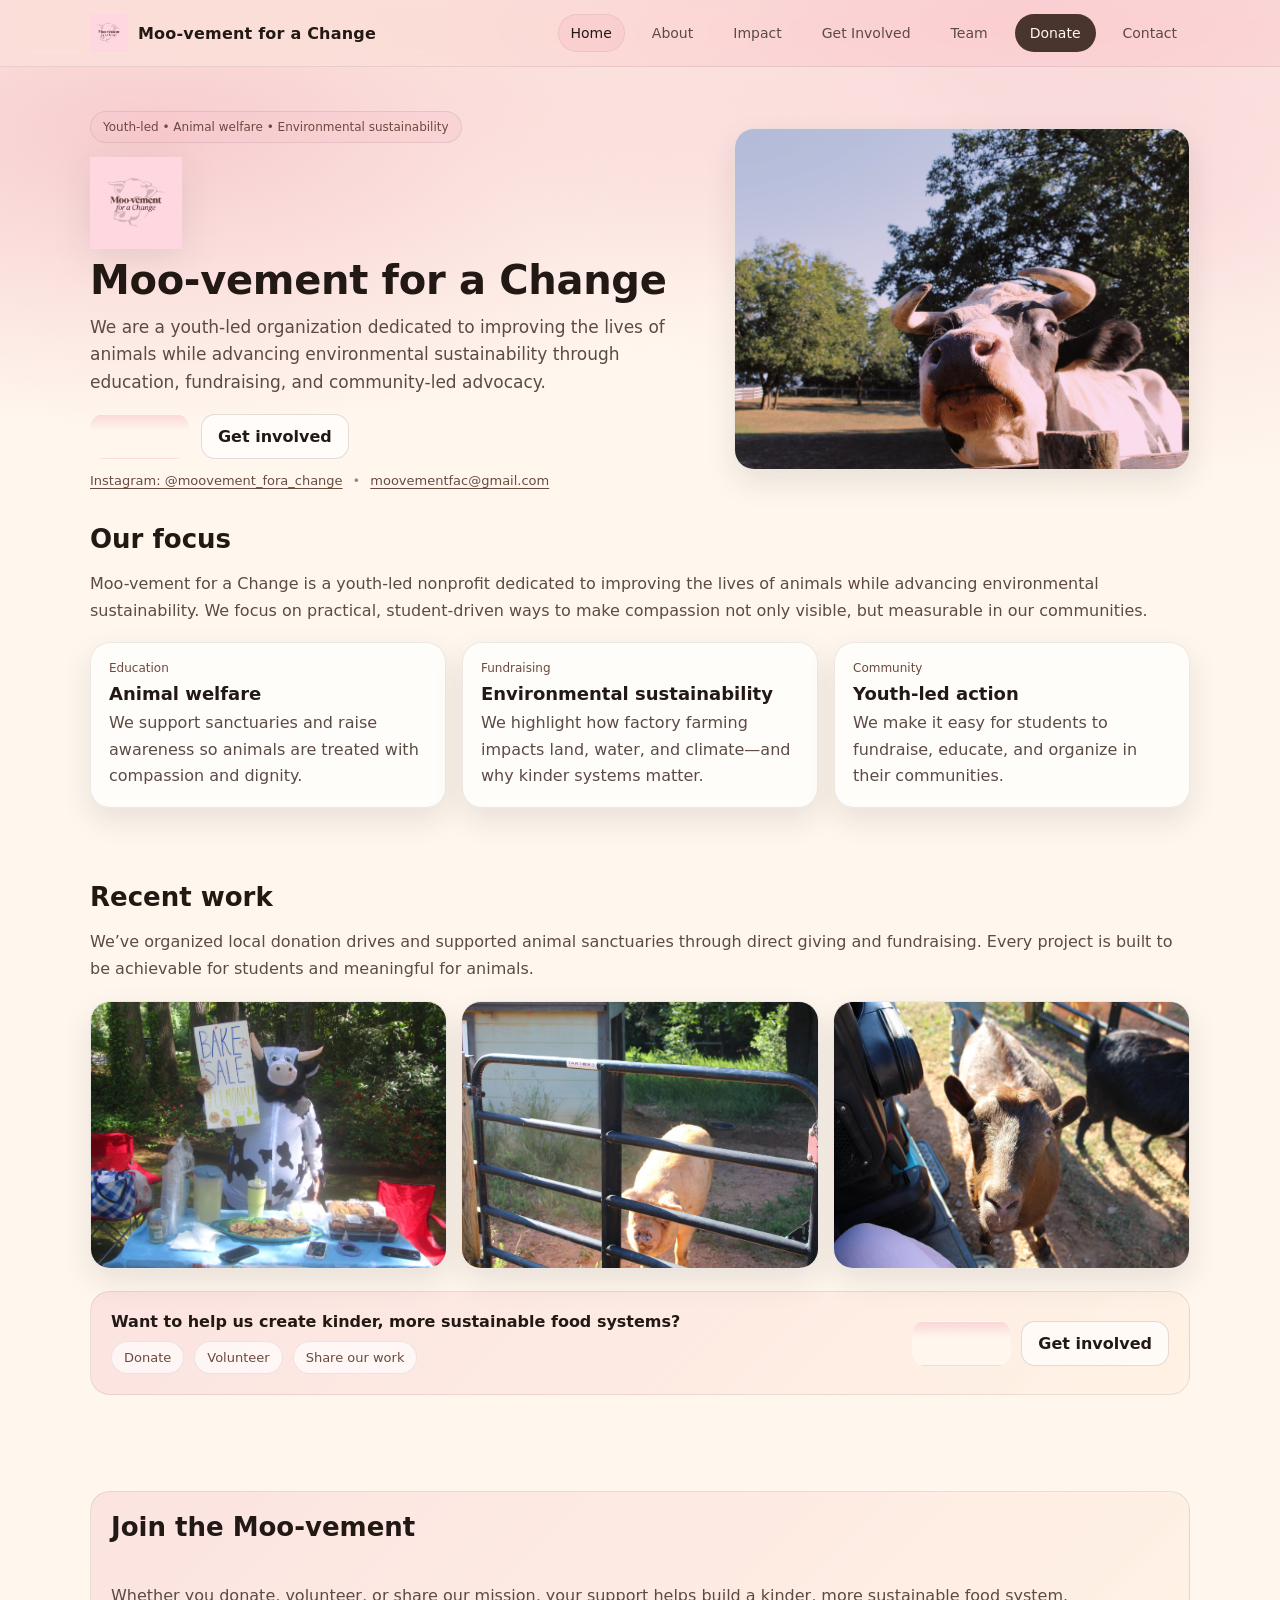
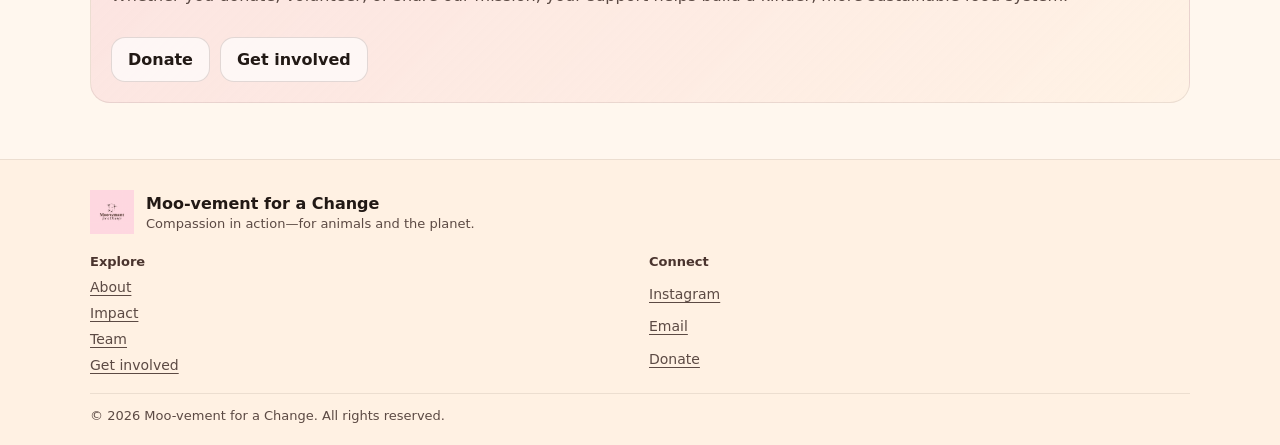
<file: index.html>
<!DOCTYPE html>

<html lang="en">
<head>
<meta charset="utf-8"/>
<meta content="width=device-width, initial-scale=1" name="viewport"/>
<title>Home | Moo-vement for a Change</title>
<meta content="Youth-led nonprofit advancing animal welfare and environmental sustainability." name="description"/>
<link href="assets/Moo-vement_for_a_Change_4.PNG" rel="icon"/>
<link href="styles.css" rel="stylesheet"/>
</head>
<body>
<a class="skip-link" href="#main">Skip to content</a>
<header class="site-header" id="top">
<div class="container header-inner">
<a aria-label="Moo-vement for a Change home" class="brand" href="index.html">
<img alt="Moo-vement for a Change logo" class="brand-mark" src="assets/Moo-vement_for_a_Change_4.PNG"/>
<span class="brand-name">Moo-vement for a Change</span>
</a>
<button aria-controls="site-nav" aria-expanded="false" aria-label="Open menu" class="nav-toggle">
<span></span><span></span><span></span>
</button>
<nav aria-label="Primary navigation" class="site-nav" id="site-nav">
<a class="nav-link active" href="index.html">Home</a>
<a class="nav-link" href="about.html">About</a>
<a class="nav-link" href="impact.html">Impact</a>
<a class="nav-link" href="get-involved.html">Get Involved</a>
<a class="nav-link" href="team.html">Team</a>
<a class="nav-link donate" href="donate.html">Donate</a>
<a class="nav-link" href="contact.html">Contact</a>
</nav>
</div>
</header>
<main id="main">
<section class="hero">
<div class="container hero-grid">
<div class="hero-copy">
<p class="eyebrow">Youth-led • Animal welfare • Environmental sustainability</p>
<img alt="Moo-vement for a Change logo" class="hero-logo" loading="lazy" src="assets/Moo-vement_for_a_Change_4.PNG"/><h1>Moo-vement for a Change</h1>
<p class="lead">We are a youth-led organization dedicated to improving the lives of animals while advancing environmental sustainability through education, fundraising, and community-led advocacy.</p>
<div class="hero-actions">
<a class="btn primary" href="donate.html">Donate</a>
<a class="btn" href="get-involved.html">Get involved</a>
</div>
<div class="hero-meta">
<a class="inline-link" href="https://instagram.com/moovement_fora_change" rel="noopener" target="_blank">Instagram: @moovement_fora_change</a>
<span class="dot">•</span>
<a class="inline-link" href="mailto:moovementfac@gmail.com">moovementfac@gmail.com</a>
</div>
</div>
<div class="hero-media">
<img alt="Cow at a sanctuary" loading="lazy" src="assets/IMG_6484_VSCO.JPG"/>
</div>
</div>
</section>
<section class="section">
<div class="container">
<h2>Our focus</h2>
<p>Moo-vement for a Change is a youth-led nonprofit dedicated to improving the lives of animals while advancing environmental sustainability. We focus on practical, student-driven ways to make compassion not only visible, but measurable in our communities.</p>
<div class="cards">
<div class="card">
<div class="kicker">Education</div>
<h3>Animal welfare</h3>
<p>We support sanctuaries and raise awareness so animals are treated with compassion and dignity.</p>
</div>
<div class="card">
<div class="kicker">Fundraising</div>
<h3>Environmental sustainability</h3>
<p>We highlight how factory farming impacts land, water, and climate—and why kinder systems matter.</p>
</div>
<div class="card">
<div class="kicker">Community</div>
<h3>Youth-led action</h3>
<p>We make it easy for students to fundraise, educate, and organize in their communities.</p>
</div>
</div>
</div>
</section>
<section class="section">
<div class="container">
<h2>Recent work</h2>
<p>We’ve organized local donation drives and supported animal sanctuaries through direct giving and fundraising. Every project is built to be achievable for students and meaningful for animals.</p>
<div class="gallery">
<div class="photo"><img alt="Bake sale fundraiser" loading="lazy" src="assets/IMG_2200.JPG"/></div>
<div class="photo"><img alt="Moo-vement photo" loading="lazy" src="assets/IMG_6450.JPG"/></div>
<div class="photo"><img alt="Moo-vement photo" loading="lazy" src="assets/IMG_6455.JPG"/></div>
</div>
<div class="cta">
<div>
<strong>Want to help us create kinder, more sustainable food systems?</strong>
<div class="mini-impact">
<span class="pill">Donate</span>
<span class="pill">Volunteer</span>
<span class="pill">Share our work</span>
</div>
</div>
<div class="cta-actions">
<a class="btn primary" href="donate.html">Donate</a>
<a class="btn" href="get-involved.html">Get involved</a>
</div>
</div>
</div>
</section>
<section class="section"><div class="container cta"><h2>Join the Moo-vement</h2><p>Whether you donate, volunteer, or share our mission, your support helps build a kinder, more sustainable food system.</p><div class="cta-actions"><a class="btn btn-primary" href="donate.html">Donate</a><a class="btn btn-ghost" href="get-involved.html">Get involved</a></div></div></section></main>
<footer class="site-footer">
<div class="container footer-grid">
<div>
<div class="footer-brand">
<img alt="Moo-vement for a Change logo" loading="lazy" src="assets/Moo-vement_for_a_Change_3.PNG"/>
<div>
<div class="footer-title">Moo-vement for a Change</div>
<div class="footer-sub">Compassion in action—for animals and the planet.</div>
</div>
</div>
</div>
<div class="footer-links">
<div class="footer-col">
<div class="footer-heading">Explore</div>
<a href="about.html">About</a>
<a href="impact.html">Impact</a>
<a href="team.html">Team</a>
<a href="get-involved.html">Get involved</a>
</div>
<div class="footer-col">
<div class="footer-heading">Connect</div>
<a href="https://instagram.com/moovement_fora_change" rel="noopener" target="_blank">Instagram</a>
<a href="mailto:moovementfac@gmail.com">Email</a>
<a href="donate.html">Donate</a>
</div>
</div>
<div class="footer-bottom">
<span>© <span id="year"></span> Moo-vement for a Change. All rights reserved.</span>
</div>
</div>
</footer>
<script src="script.js"></script>
</body>
</html>
</file>
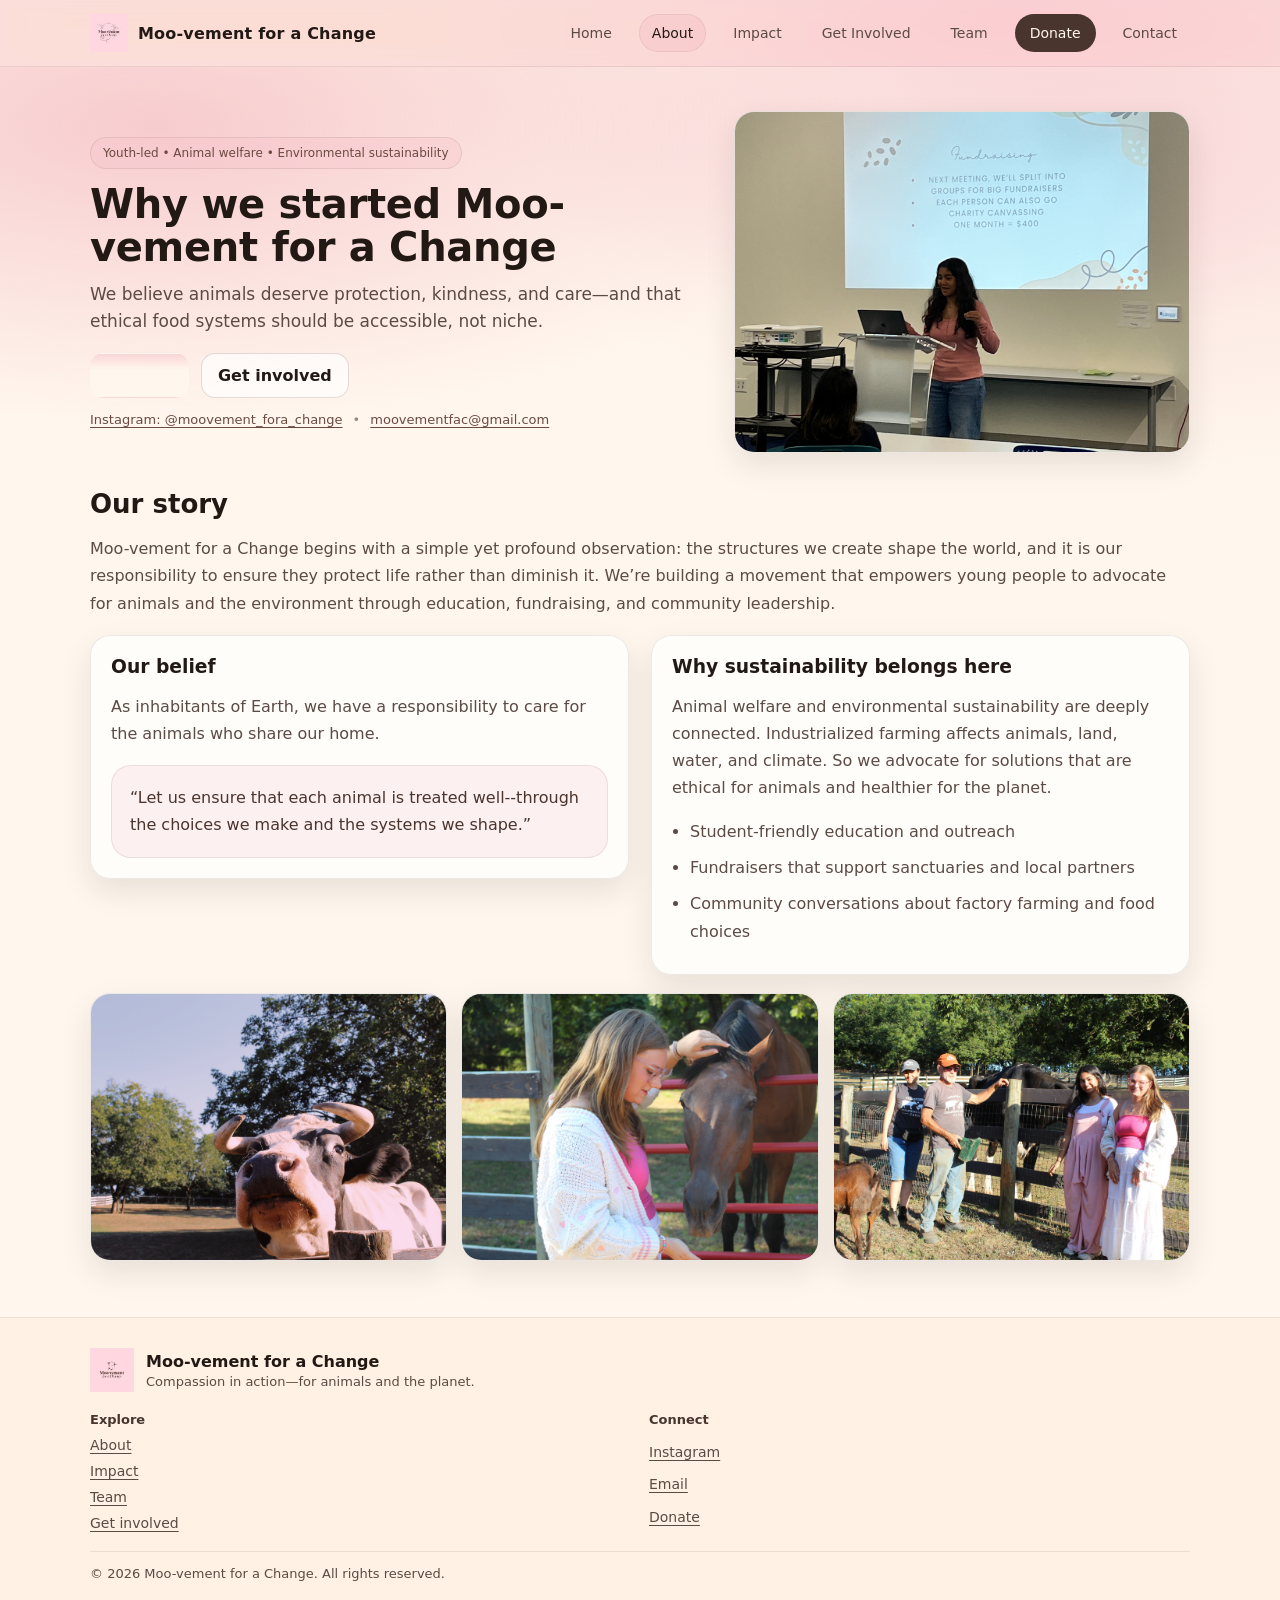
<file: about.html>
<!DOCTYPE html>

<html lang="en">
<head>
<meta charset="utf-8"/>
<meta content="width=device-width, initial-scale=1" name="viewport"/>
<title>About | Moo-vement for a Change</title>
<meta content="Youth-led nonprofit advancing animal welfare and environmental sustainability." name="description"/>
<link href="assets/Moo-vement_for_a_Change_4.PNG" rel="icon"/>
<link href="styles.css" rel="stylesheet"/>
</head>
<body>
<a class="skip-link" href="#main">Skip to content</a>
<header class="site-header" id="top">
<div class="container header-inner">
<a aria-label="Moo-vement for a Change home" class="brand" href="index.html">
<img alt="Moo-vement for a Change logo" class="brand-mark" src="assets/Moo-vement_for_a_Change_4.PNG"/>
<span class="brand-name">Moo-vement for a Change</span>
</a>
<button aria-controls="site-nav" aria-expanded="false" aria-label="Open menu" class="nav-toggle">
<span></span><span></span><span></span>
</button>
<nav aria-label="Primary navigation" class="site-nav" id="site-nav">
<a class="nav-link" href="index.html">Home</a>
<a class="nav-link active" href="about.html">About</a>
<a class="nav-link" href="impact.html">Impact</a>
<a class="nav-link" href="get-involved.html">Get Involved</a>
<a class="nav-link" href="team.html">Team</a>
<a class="nav-link donate" href="donate.html">Donate</a>
<a class="nav-link" href="contact.html">Contact</a>
</nav>
</div>
</header>
<main id="main">
<section class="hero">
<div class="container hero-grid">
<div class="hero-copy">
<p class="eyebrow">Youth-led • Animal welfare • Environmental sustainability</p>
<h1>Why we started Moo-vement for a Change</h1>
<p class="lead">We believe animals deserve protection, kindness, and care—and that ethical food systems should be accessible, not niche.</p>
<div class="hero-actions">
<a class="btn primary" href="donate.html">Donate</a>
<a class="btn" href="get-involved.html">Get involved</a>
</div>
<div class="hero-meta">
<a class="inline-link" href="https://instagram.com/moovement_fora_change" rel="noopener" target="_blank">Instagram: @moovement_fora_change</a>
<span class="dot">•</span>
<a class="inline-link" href="mailto:moovementfac@gmail.com">moovementfac@gmail.com</a>
</div>
</div>
<div class="hero-media">
<img alt="Moo-vement for a Change fundraising presentation" loading="lazy" src="assets/IMG_8171_5.JPG"/>
</div>
</div>
</section>
<section class="section">
<div class="container">
<h2>Our story</h2>
<p>Moo-vement for a Change begins with a simple yet profound observation: the structures we create shape the world, and it is our responsibility to ensure they protect life rather than diminish it. We’re building a movement that empowers young people to advocate for animals and the environment through education, fundraising, and community leadership.</p>
<div class="split">
<div class="panel">
<h3>Our belief</h3>
<p>As inhabitants of Earth, we have a responsibility to care for the animals who share our home.</p>
<blockquote>“Let us ensure that each animal is treated well--through the choices we make and the systems we shape.”</blockquote>
</div>
<div class="panel">
<h3>Why sustainability belongs here</h3>
<p>Animal welfare and environmental sustainability are deeply connected. Industrialized farming affects animals, land, water, and climate. So we advocate for solutions that are ethical for animals and healthier for the planet.</p>
<ul>
<li>Student-friendly education and outreach</li>
<li>Fundraisers that support sanctuaries and local partners</li>
<li>Community conversations about factory farming and food choices</li>
</ul>
</div>
</div>
<div class="gallery">
<div class="photo"><img alt="Moo-vement photo" loading="lazy" src="assets/IMG_6484_VSCO.JPG"/></div>
<div class="photo"><img alt="Moo-vement for a Change fundraising presentation" loading="lazy" src="assets/IMG_6474.JPG"/></div>
<div class="photo"><img alt="Moo-vement for a Change fundraising presentation" loading="lazy" src="assets/IMG_6511_2.JPG"/></div>
</div>
</div>
</section>
</main>
<footer class="site-footer">
<div class="container footer-grid">
<div>
<div class="footer-brand">
<img alt="Moo-vement for a Change logo" loading="lazy" src="assets/Moo-vement_for_a_Change_3.PNG">
<div>
<div class="footer-title">Moo-vement for a Change</div>
<div class="footer-sub">Compassion in action—for animals and the planet.</div>
</div>
</img></div>
</div>
<div class="footer-links">
<div class="footer-col">
<div class="footer-heading">Explore</div>
<a href="about.html">About</a>
<a href="impact.html">Impact</a>
<a href="team.html">Team</a>
<a href="get-involved.html">Get involved</a>
</div>
<div class="footer-col">
<div class="footer-heading">Connect</div>
<a href="https://instagram.com/moovement_fora_change" rel="noopener" target="_blank">Instagram</a>
<a href="mailto:moovementfac@gmail.com">Email</a>
<a href="donate.html">Donate</a>
</div>
</div>
<div class="footer-bottom">
<span>© <span id="year"></span> Moo-vement for a Change. All rights reserved.</span>
</div>
</div>
</footer>
<script src="script.js"></script>
</body>
</html>
</file>
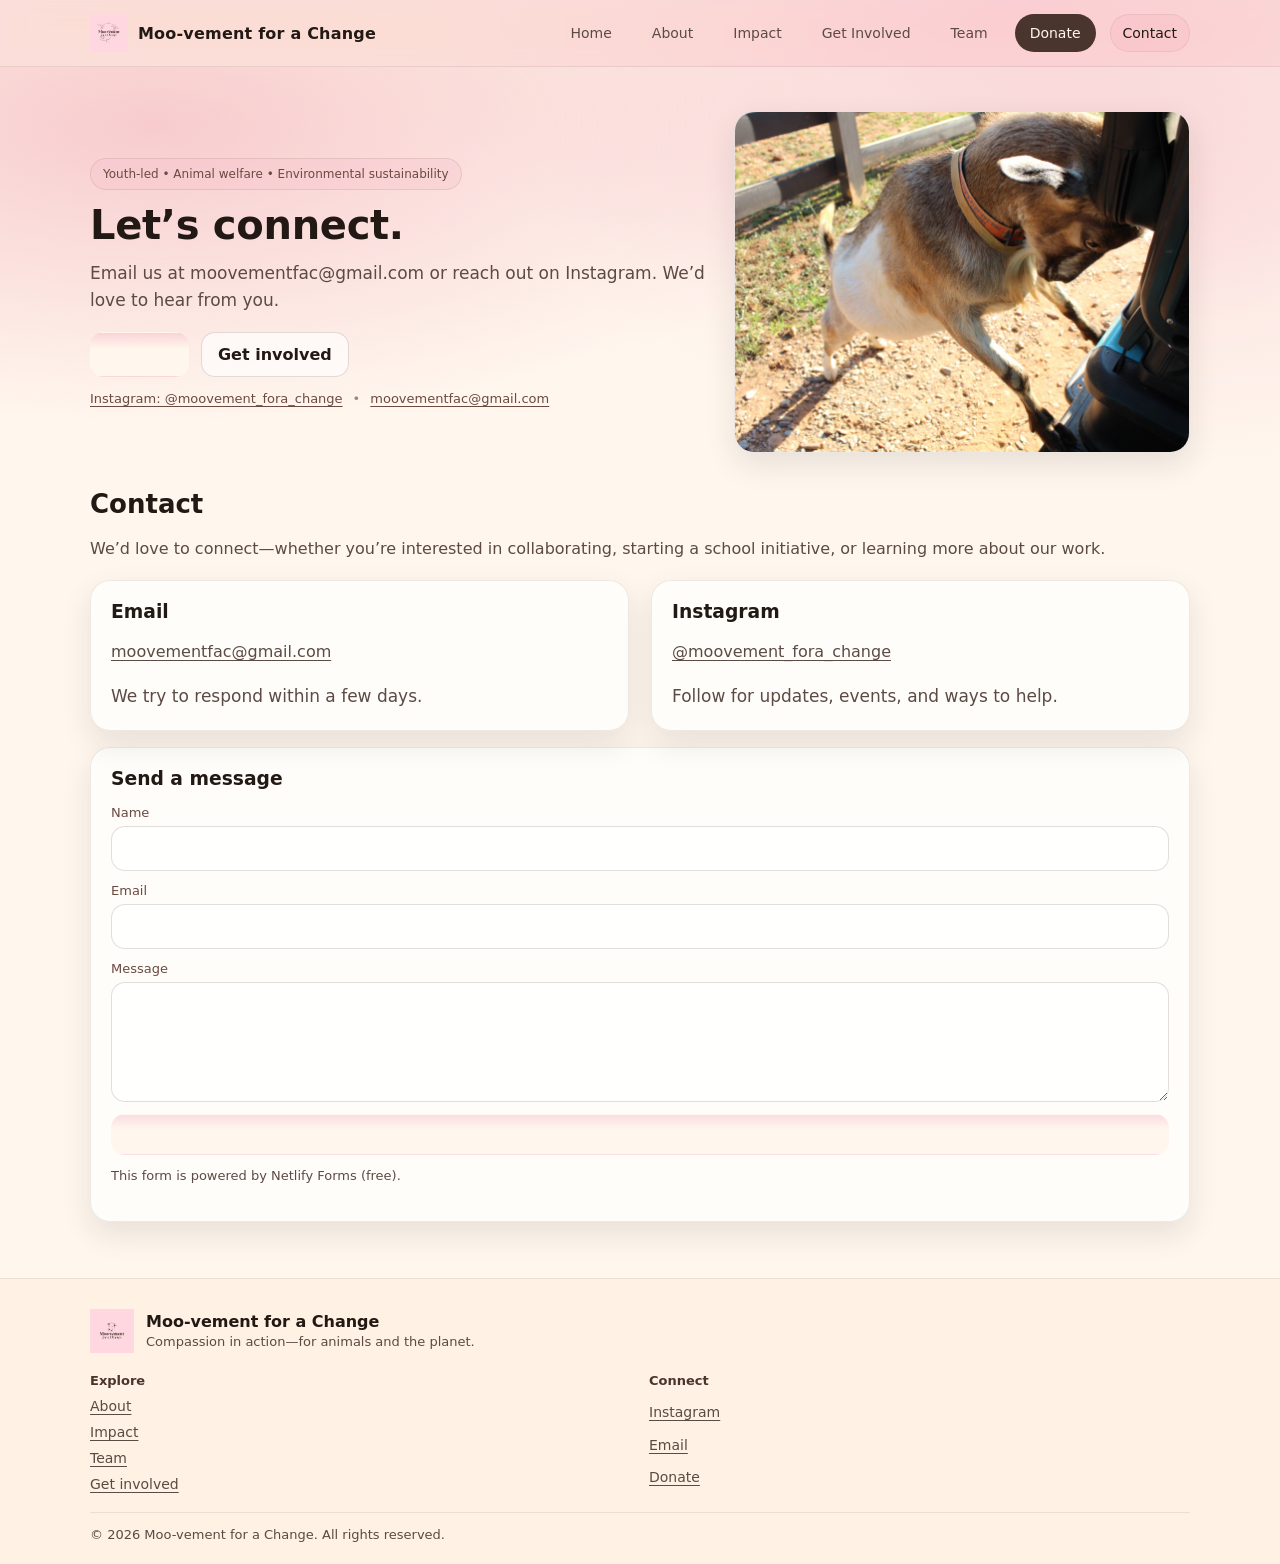
<file: contact.html>
<!DOCTYPE html>

<html lang="en">
<head>
<meta charset="utf-8"/>
<meta content="width=device-width, initial-scale=1" name="viewport"/>
<title>Contact | Moo-vement for a Change</title>
<meta content="Youth-led nonprofit advancing animal welfare and environmental sustainability." name="description"/>
<link href="assets/Moo-vement_for_a_Change_4.PNG" rel="icon"/>
<link href="styles.css" rel="stylesheet"/>
</head>
<body>
<a class="skip-link" href="#main">Skip to content</a>
<header class="site-header" id="top">
<div class="container header-inner">
<a aria-label="Moo-vement for a Change home" class="brand" href="index.html">
<img alt="Moo-vement for a Change logo" class="brand-mark" src="assets/Moo-vement_for_a_Change_4.PNG"/>
<span class="brand-name">Moo-vement for a Change</span>
</a>
<button aria-controls="site-nav" aria-expanded="false" aria-label="Open menu" class="nav-toggle">
<span></span><span></span><span></span>
</button>
<nav aria-label="Primary navigation" class="site-nav" id="site-nav">
<a class="nav-link" href="index.html">Home</a>
<a class="nav-link" href="about.html">About</a>
<a class="nav-link" href="impact.html">Impact</a>
<a class="nav-link" href="get-involved.html">Get Involved</a>
<a class="nav-link" href="team.html">Team</a>
<a class="nav-link donate" href="donate.html">Donate</a>
<a class="nav-link active" href="contact.html">Contact</a>
</nav>
</div>
</header>
<main id="main">
<section class="hero">
<div class="container hero-grid">
<div class="hero-copy">
<p class="eyebrow">Youth-led • Animal welfare • Environmental sustainability</p>
<h1>Let’s connect.</h1>
<p class="lead">Email us at moovementfac@gmail.com or reach out on Instagram. We’d love to hear from you.</p>
<div class="hero-actions">
<a class="btn primary" href="donate.html">Donate</a>
<a class="btn" href="get-involved.html">Get involved</a>
</div>
<div class="hero-meta">
<a class="inline-link" href="https://instagram.com/moovement_fora_change" rel="noopener" target="_blank">Instagram: @moovement_fora_change</a>
<span class="dot">•</span>
<a class="inline-link" href="mailto:moovementfac@gmail.com">moovementfac@gmail.com</a>
</div>
</div>
<div class="hero-media">
<img alt="Cow at sanctuary" loading="lazy" src="assets/IMG_6458.JPG"/>
</div>
</div>
</section>
<section class="section">
<div class="container">
<h2>Contact</h2>
<p>We’d love to connect—whether you’re interested in collaborating, starting a school initiative, or learning more about our work.</p>
<div class="split">
<div class="panel">
<h3>Email</h3>
<p><a class="inline-link" href="mailto:moovementfac@gmail.com">moovementfac@gmail.com</a></p>
<p class="lead" style="margin:10px 0 0">We try to respond within a few days.</p>
</div>
<div class="panel">
<h3>Instagram</h3>
<p><a class="inline-link" href="https://instagram.com/moovement_fora_change" rel="noopener" target="_blank">@moovement_fora_change</a></p>
<p class="lead" style="margin:10px 0 0">Follow for updates, events, and ways to help.</p>
</div>
</div>
<div class="panel" style="margin-top:16px">
<h3>Send a message</h3>
<form class="form" data-netlify="true" method="POST" name="contact">
<input name="form-name" type="hidden" value="contact"/>
<div class="input">
<label for="name">Name</label>
<input autocomplete="name" id="name" name="name" required=""/>
</div>
<div class="input">
<label for="email">Email</label>
<input autocomplete="email" id="email" name="email" required="" type="email"/>
</div>
<div class="input">
<label for="message">Message</label>
<textarea id="message" name="message" required=""></textarea>
</div>
<button class="btn primary" type="submit">Send</button>
</form>
<p style="color: var(--muted); margin-top:10px; font-size:13px">This form is powered by Netlify Forms (free).</p>
</div>
</div>
</section>
</main>
<footer class="site-footer">
<div class="container footer-grid">
<div>
<div class="footer-brand">
<img alt="Moo-vement for a Change logo" loading="lazy" src="assets/Moo-vement_for_a_Change_3.PNG">
<div>
<div class="footer-title">Moo-vement for a Change</div>
<div class="footer-sub">Compassion in action—for animals and the planet.</div>
</div>
</img></div>
</div>
<div class="footer-links">
<div class="footer-col">
<div class="footer-heading">Explore</div>
<a href="about.html">About</a>
<a href="impact.html">Impact</a>
<a href="team.html">Team</a>
<a href="get-involved.html">Get involved</a>
</div>
<div class="footer-col">
<div class="footer-heading">Connect</div>
<a href="https://instagram.com/moovement_fora_change" rel="noopener" target="_blank">Instagram</a>
<a href="mailto:moovementfac@gmail.com">Email</a>
<a href="donate.html">Donate</a>
</div>
</div>
<div class="footer-bottom">
<span>© <span id="year"></span> Moo-vement for a Change. All rights reserved.</span>
</div>
</div>
</footer>
<script src="script.js"></script>
</body>
</html>
</file>
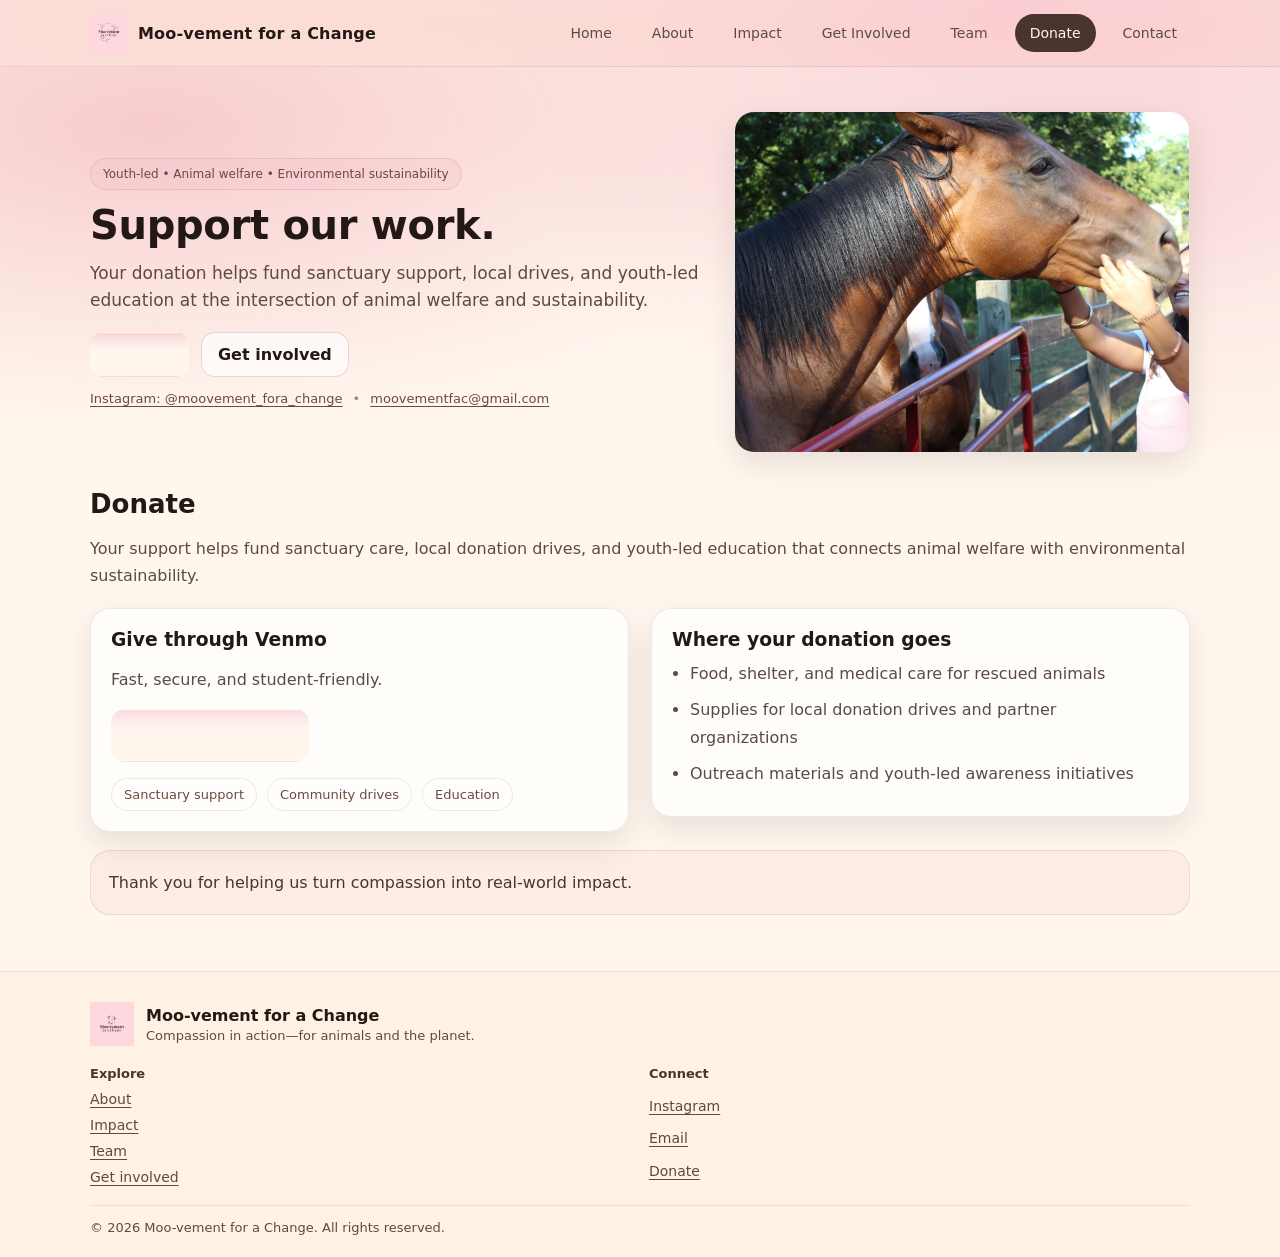
<file: donate.html>
<!doctype html>
<html lang="en">
<head>
  <meta charset="utf-8"/>
  <meta name="viewport" content="width=device-width, initial-scale=1"/>
  <title>Donate | Moo-vement for a Change</title>
  <meta name="description" content="Youth-led nonprofit advancing animal welfare and environmental sustainability."/>
  <link rel="icon" href="assets/Moo-vement_for_a_Change_4.PNG"/>
  <link rel="stylesheet" href="styles.css"/>
</head>
<body>
  <a class="skip-link" href="#main">Skip to content</a>

  <header class="site-header" id="top">
    <div class="container header-inner">
      <a class="brand" href="index.html" aria-label="Moo-vement for a Change home">
        <img class="brand-mark" src="assets/Moo-vement_for_a_Change_4.PNG" alt="Moo-vement for a Change logo"/>
        <span class="brand-name">Moo-vement for a Change</span>
      </a>

      <button class="nav-toggle" aria-label="Open menu" aria-expanded="false" aria-controls="site-nav">
        <span></span><span></span><span></span>
      </button>

      <nav id="site-nav" class="site-nav" aria-label="Primary navigation">
        <a class="nav-link" href="index.html">Home</a>
<a class="nav-link" href="about.html">About</a>
<a class="nav-link" href="impact.html">Impact</a>
<a class="nav-link" href="get-involved.html">Get Involved</a>
<a class="nav-link" href="team.html">Team</a>
<a class="nav-link active donate" href="donate.html">Donate</a>
<a class="nav-link" href="contact.html">Contact</a>
      </nav>
    </div>
  </header>

  <main id="main">
    <section class="hero">
      <div class="container hero-grid">
        <div class="hero-copy">
          <p class="eyebrow">Youth-led • Animal welfare • Environmental sustainability</p>
          <h1>Support our work.</h1>
          <p class="lead">Your donation helps fund sanctuary support, local drives, and youth-led education at the intersection of animal welfare and sustainability.</p>
          <div class="hero-actions">
            <a class="btn primary" href="donate.html">Donate</a>
            <a class="btn" href="get-involved.html">Get involved</a>
          </div>
          <div class="hero-meta">
            <a class="inline-link" href="https://instagram.com/moovement_fora_change" target="_blank" rel="noopener">Instagram: @moovement_fora_change</a>
            <span class="dot">•</span>
            <a class="inline-link" href="mailto:moovementfac@gmail.com">moovementfac@gmail.com</a>
          </div>
        </div>
        
        <div class="hero-media">
          <img src="assets/IMG_6470.jpg" alt="Moo-vement for a Change photo" loading="lazy">
        </div>
      </div>
    </section>

    
<section class="section">
  <div class="container">
    <h2>Donate</h2>
    <p>Your support helps fund sanctuary care, local donation drives, and youth-led education that connects animal welfare with environmental sustainability.</p>

    <div class="split">
      <div class="panel">
        <h3>Give through Venmo</h3>
        <p>Fast, secure, and student-friendly.</p>
        <p><a class="btn primary" href="https://venmo.com/u/MoovementForChange" target="_blank" rel="noopener">Donate via Venmo</a></p>
        <div class="mini-impact">
          <span class="pill">Sanctuary support</span>
          <span class="pill">Community drives</span>
          <span class="pill">Education</span>
        </div>
      </div>
      <div class="panel">
        <h3>Where your donation goes</h3>
        <ul>
          <li>Food, shelter, and medical care for rescued animals</li>
          <li>Supplies for local donation drives and partner organizations</li>
          <li>Outreach materials and youth-led awareness initiatives</li>
        </ul>
      </div>
    </div>

    <blockquote>Thank you for helping us turn compassion into real-world impact.</blockquote>
  </div>
</section>

  </main>

  <footer class="site-footer">
    <div class="container footer-grid">
      <div>
        <div class="footer-brand">
          <img src="assets/Moo-vement_for_a_Change_3.PNG" alt="Moo-vement for a Change logo" loading="lazy"/>
          <div>
            <div class="footer-title">Moo-vement for a Change</div>
            <div class="footer-sub">Compassion in action—for animals and the planet.</div>
          </div>
        </div>
      </div>

      <div class="footer-links">
        <div class="footer-col">
          <div class="footer-heading">Explore</div>
          <a href="about.html">About</a>
          <a href="impact.html">Impact</a>
          <a href="team.html">Team</a>
          <a href="get-involved.html">Get involved</a>
        </div>

        <div class="footer-col">
          <div class="footer-heading">Connect</div>
          <a href="https://instagram.com/moovement_fora_change" target="_blank" rel="noopener">Instagram</a>
          <a href="mailto:moovementfac@gmail.com">Email</a>
          <a href="donate.html">Donate</a>
        </div>
      </div>

      <div class="footer-bottom">
        <span>© <span id="year"></span> Moo-vement for a Change. All rights reserved.</span>
      </div>
    </div>
  </footer>

  <script src="script.js"></script>
</body>
</html>
</file>
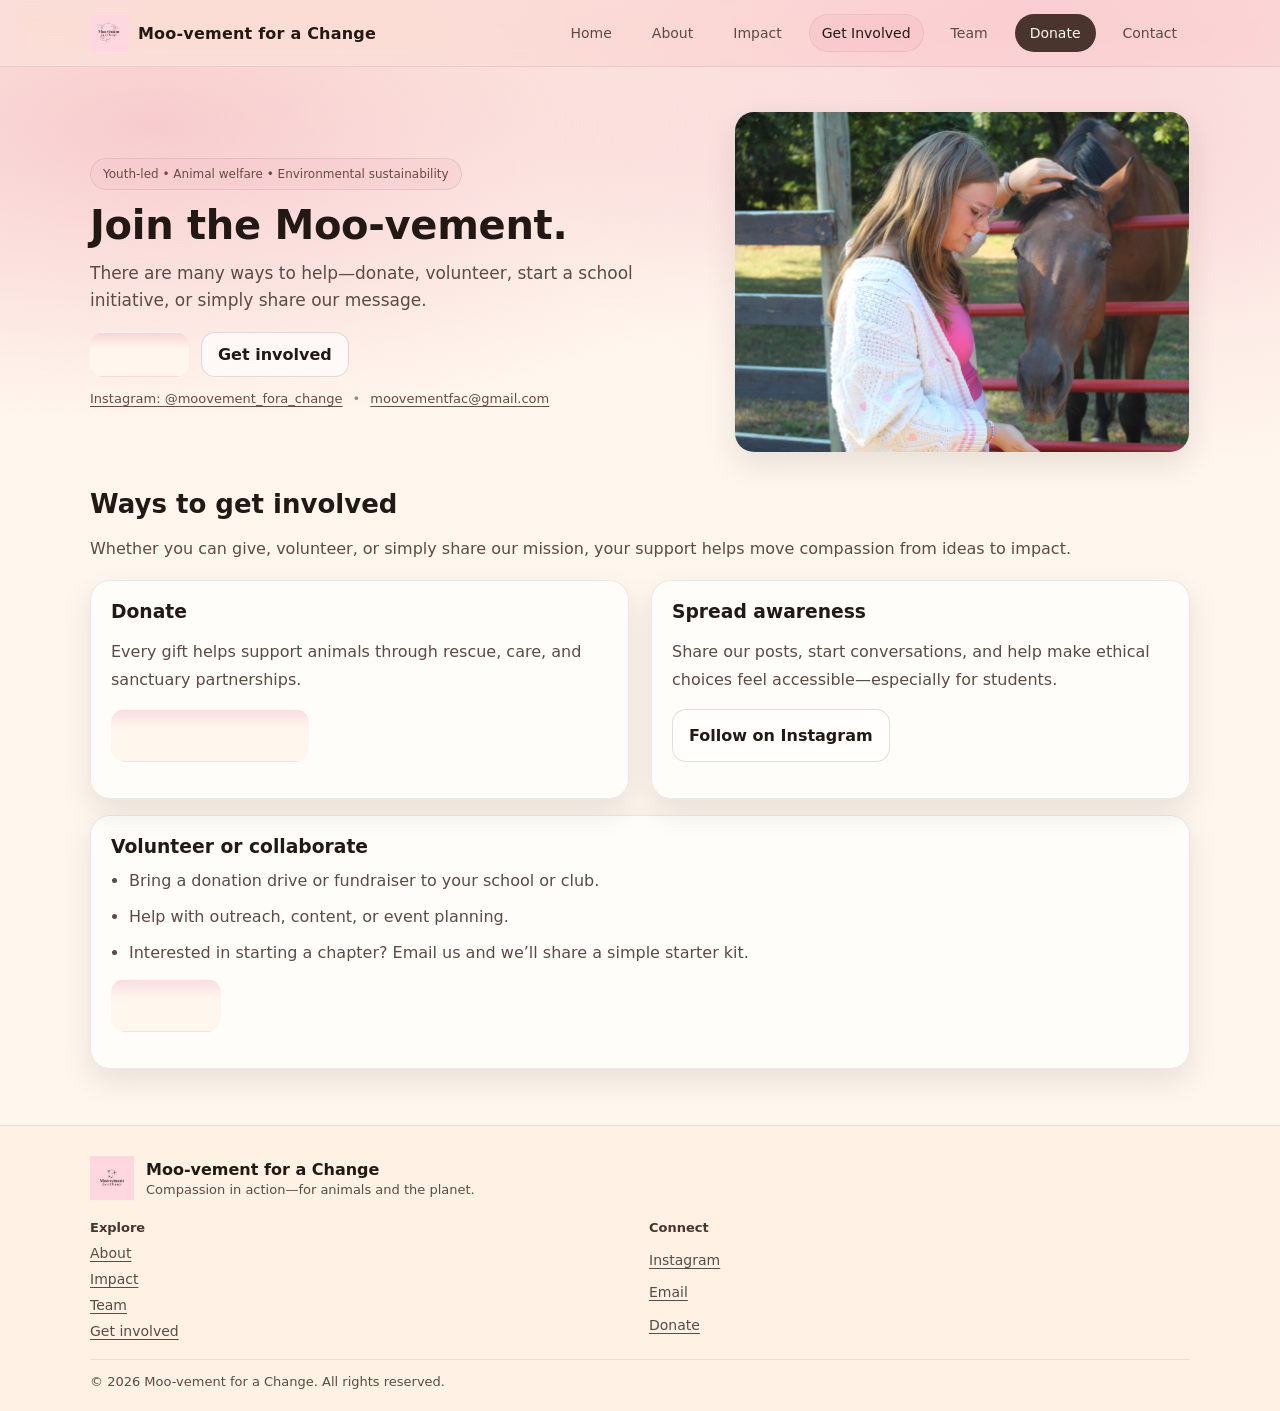
<file: get-involved.html>
<!DOCTYPE html>

<html lang="en">
<head>
<meta charset="utf-8"/>
<meta content="width=device-width, initial-scale=1" name="viewport"/>
<title>Get Involved | Moo-vement for a Change</title>
<meta content="Youth-led nonprofit advancing animal welfare and environmental sustainability." name="description"/>
<link href="assets/Moo-vement_for_a_Change_4.PNG" rel="icon"/>
<link href="styles.css" rel="stylesheet"/>
</head>
<body>
<a class="skip-link" href="#main">Skip to content</a>
<header class="site-header" id="top">
<div class="container header-inner">
<a aria-label="Moo-vement for a Change home" class="brand" href="index.html">
<img alt="Moo-vement for a Change logo" class="brand-mark" src="assets/Moo-vement_for_a_Change_4.PNG"/>
<span class="brand-name">Moo-vement for a Change</span>
</a>
<button aria-controls="site-nav" aria-expanded="false" aria-label="Open menu" class="nav-toggle">
<span></span><span></span><span></span>
</button>
<nav aria-label="Primary navigation" class="site-nav" id="site-nav">
<a class="nav-link" href="index.html">Home</a>
<a class="nav-link" href="about.html">About</a>
<a class="nav-link" href="impact.html">Impact</a>
<a class="nav-link active" href="get-involved.html">Get Involved</a>
<a class="nav-link" href="team.html">Team</a>
<a class="nav-link donate" href="donate.html">Donate</a>
<a class="nav-link" href="contact.html">Contact</a>
</nav>
</div>
</header>
<main id="main">
<section class="hero">
<div class="container hero-grid">
<div class="hero-copy">
<p class="eyebrow">Youth-led • Animal welfare • Environmental sustainability</p>
<h1>Join the Moo-vement.</h1>
<p class="lead">There are many ways to help—donate, volunteer, start a school initiative, or simply share our message.</p>
<div class="hero-actions">
<a class="btn primary" href="donate.html">Donate</a>
<a class="btn" href="get-involved.html">Get involved</a>
</div>
<div class="hero-meta">
<a class="inline-link" href="https://instagram.com/moovement_fora_change" rel="noopener" target="_blank">Instagram: @moovement_fora_change</a>
<span class="dot">•</span>
<a class="inline-link" href="mailto:moovementfac@gmail.com">moovementfac@gmail.com</a>
</div>
</div>
<div class="hero-media">
<img alt="Student connecting with animals" loading="lazy" src="assets/IMG_6474.JPG"/>
</div>
</div>
</section>
<section class="section">
<div class="container">
<h2>Ways to get involved</h2>
<p>Whether you can give, volunteer, or simply share our mission, your support helps move compassion from ideas to impact.</p>
<div class="split">
<div class="panel">
<h3>Donate</h3>
<p>Every gift helps support animals through rescue, care, and sanctuary partnerships.</p>
<p><a class="btn primary" href="https://venmo.com/u/MoovementForChange" rel="noopener" target="_blank">Donate via Venmo</a></p>
</div>
<div class="panel">
<h3>Spread awareness</h3>
<p>Share our posts, start conversations, and help make ethical choices feel accessible—especially for students.</p>
<p><a class="btn" href="https://instagram.com/moovement_fora_change" rel="noopener" target="_blank">Follow on Instagram</a></p>
</div>
</div>
<div class="panel" style="margin-top:16px">
<h3>Volunteer or collaborate</h3>
<ul>
<li>Bring a donation drive or fundraiser to your school or club.</li>
<li>Help with outreach, content, or event planning.</li>
<li>Interested in starting a chapter? Email us and we’ll share a simple starter kit.</li>
</ul>
<p style="margin-top:12px"><a class="btn primary" href="mailto:moovementfac@gmail.com?subject=Moo-vement%20for%20a%20Change%20—%20Get%20Involved">Email us</a></p>
</div>
</div>
</section>
</main>
<footer class="site-footer">
<div class="container footer-grid">
<div>
<div class="footer-brand">
<img alt="Moo-vement for a Change logo" loading="lazy" src="assets/Moo-vement_for_a_Change_3.PNG">
<div>
<div class="footer-title">Moo-vement for a Change</div>
<div class="footer-sub">Compassion in action—for animals and the planet.</div>
</div>
</img></div>
</div>
<div class="footer-links">
<div class="footer-col">
<div class="footer-heading">Explore</div>
<a href="about.html">About</a>
<a href="impact.html">Impact</a>
<a href="team.html">Team</a>
<a href="get-involved.html">Get involved</a>
</div>
<div class="footer-col">
<div class="footer-heading">Connect</div>
<a href="https://instagram.com/moovement_fora_change" rel="noopener" target="_blank">Instagram</a>
<a href="mailto:moovementfac@gmail.com">Email</a>
<a href="donate.html">Donate</a>
</div>
</div>
<div class="footer-bottom">
<span>© <span id="year"></span> Moo-vement for a Change. All rights reserved.</span>
</div>
</div>
</footer>
<script src="script.js"></script>
</body>
</html>
</file>
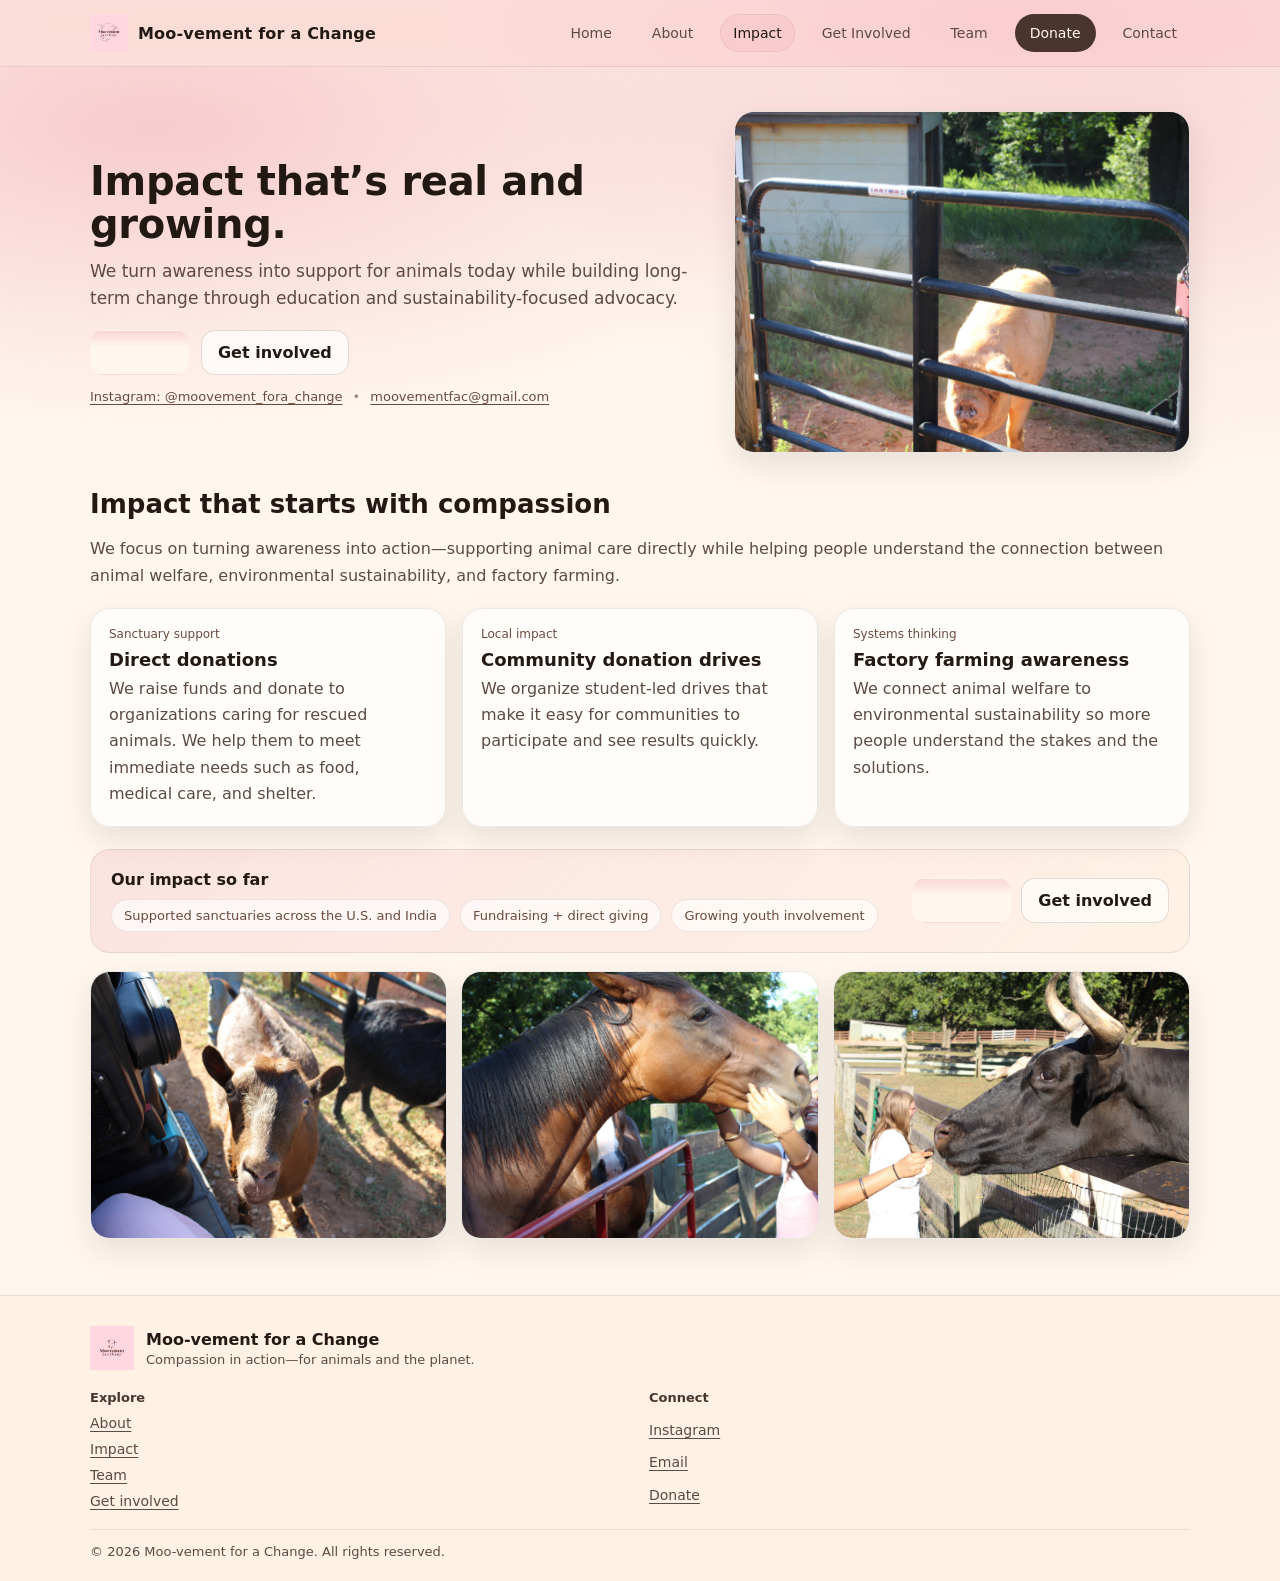
<file: impact.html>
<!DOCTYPE html>

<html lang="en">
<head>
<meta charset="utf-8"/>
<meta content="width=device-width, initial-scale=1" name="viewport"/>
<title>Impact | Moo-vement for a Change</title>
<meta content="Youth-led nonprofit advancing animal welfare and environmental sustainability." name="description"/>
<link href="assets/Moo-vement_for_a_Change_4.PNG" rel="icon"/>
<link href="styles.css" rel="stylesheet"/>
</head>
<body>
<a class="skip-link" href="#main">Skip to content</a>
<header class="site-header" id="top">
<div class="container header-inner">
<a aria-label="Moo-vement for a Change home" class="brand" href="index.html">
<img alt="Moo-vement for a Change logo" class="brand-mark" src="assets/Moo-vement_for_a_Change_4.PNG"/>
<span class="brand-name">Moo-vement for a Change</span>
</a>
<button aria-controls="site-nav" aria-expanded="false" aria-label="Open menu" class="nav-toggle">
<span></span><span></span><span></span>
</button>
<nav aria-label="Primary navigation" class="site-nav" id="site-nav">
<a class="nav-link" href="index.html">Home</a>
<a class="nav-link" href="about.html">About</a>
<a class="nav-link active" href="impact.html">Impact</a>
<a class="nav-link" href="get-involved.html">Get Involved</a>
<a class="nav-link" href="team.html">Team</a>
<a class="nav-link donate" href="donate.html">Donate</a>
<a class="nav-link" href="contact.html">Contact</a>
</nav>
</div>
</header>
<main id="main">
<section class="hero">
<div class="container hero-grid">
<div class="hero-copy">

<h1>Impact that’s real and growing.</h1>
<p class="lead">We turn awareness into support for animals today while building long-term change through education and sustainability-focused advocacy.</p>
<div class="hero-actions">
<a class="btn primary" href="donate.html">Donate</a>
<a class="btn" href="get-involved.html">Get involved</a>
</div>
<div class="hero-meta">
<a class="inline-link" href="https://instagram.com/moovement_fora_change" rel="noopener" target="_blank">Instagram: @moovement_fora_change</a>
<span class="dot">•</span>
<a class="inline-link" href="mailto:moovementfac@gmail.com">moovementfac@gmail.com</a>
</div>
</div>
<div class="hero-media">
<img alt="Fundraising for animals" loading="lazy" src="assets/IMG_6450.JPG"/>
</div>
</div>
</section>
<section class="section">
<div class="container">
<h2>Impact that starts with compassion</h2>
<p>We focus on turning awareness into action—supporting animal care directly while helping people understand the connection between animal welfare, environmental sustainability, and factory farming.</p>
<div class="cards">
<div class="card">
<div class="kicker">Sanctuary support</div>
<h3>Direct donations</h3>
<p>We raise funds and donate to organizations caring for rescued animals. We help them to meet immediate needs such as food, medical care, and shelter.</p>
</div>
<div class="card">
<div class="kicker">Local impact</div>
<h3>Community donation drives</h3>
<p>We organize student-led drives that make it easy for communities to participate and see results quickly.</p>
</div>
<div class="card">
<div class="kicker">Systems thinking</div>
<h3>Factory farming awareness</h3>
<p>We connect animal welfare to environmental sustainability so more people understand the stakes and the solutions.</p>
</div>
</div>
<div class="cta">
<div>
<strong>Our impact so far</strong>
<div class="mini-impact">
<span class="pill">Supported sanctuaries across the U.S. and India</span>
<span class="pill">Fundraising + direct giving</span>
<span class="pill">Growing youth involvement</span>
</div>
</div>
<div class="cta-actions">
<a class="btn primary" href="donate.html">Donate</a>
<a class="btn" href="get-involved.html">Get involved</a>
</div>
</div>
<div class="gallery">
<div class="photo"><img alt="Goat at sanctuary" loading="lazy" src="assets/IMG_6455.JPG"/></div>
<div class="photo"><img alt="Moo-vement fundraiser" loading="lazy" src="assets/IMG_6470.jpg"/></div>
<div class="photo"><img alt="Moo-vement donation drive" loading="lazy" src="assets/IMG_6495.JPG"/></div>
</div>
</div>
</section>
</main>
<footer class="site-footer">
<div class="container footer-grid">
<div>
<div class="footer-brand">
<img alt="Moo-vement for a Change logo" loading="lazy" src="assets/Moo-vement_for_a_Change_3.PNG">
<div>
<div class="footer-title">Moo-vement for a Change</div>
<div class="footer-sub">Compassion in action—for animals and the planet.</div>
</div>
</img></div>
</div>
<div class="footer-links">
<div class="footer-col">
<div class="footer-heading">Explore</div>
<a href="about.html">About</a>
<a href="impact.html">Impact</a>
<a href="team.html">Team</a>
<a href="get-involved.html">Get involved</a>
</div>
<div class="footer-col">
<div class="footer-heading">Connect</div>
<a href="https://instagram.com/moovement_fora_change" rel="noopener" target="_blank">Instagram</a>
<a href="mailto:moovementfac@gmail.com">Email</a>
<a href="donate.html">Donate</a>
</div>
</div>
<div class="footer-bottom">
<span>© <span id="year"></span> Moo-vement for a Change. All rights reserved.</span>
</div>
</div>
</footer>
<script src="script.js"></script>
</body>
</html>
</file>
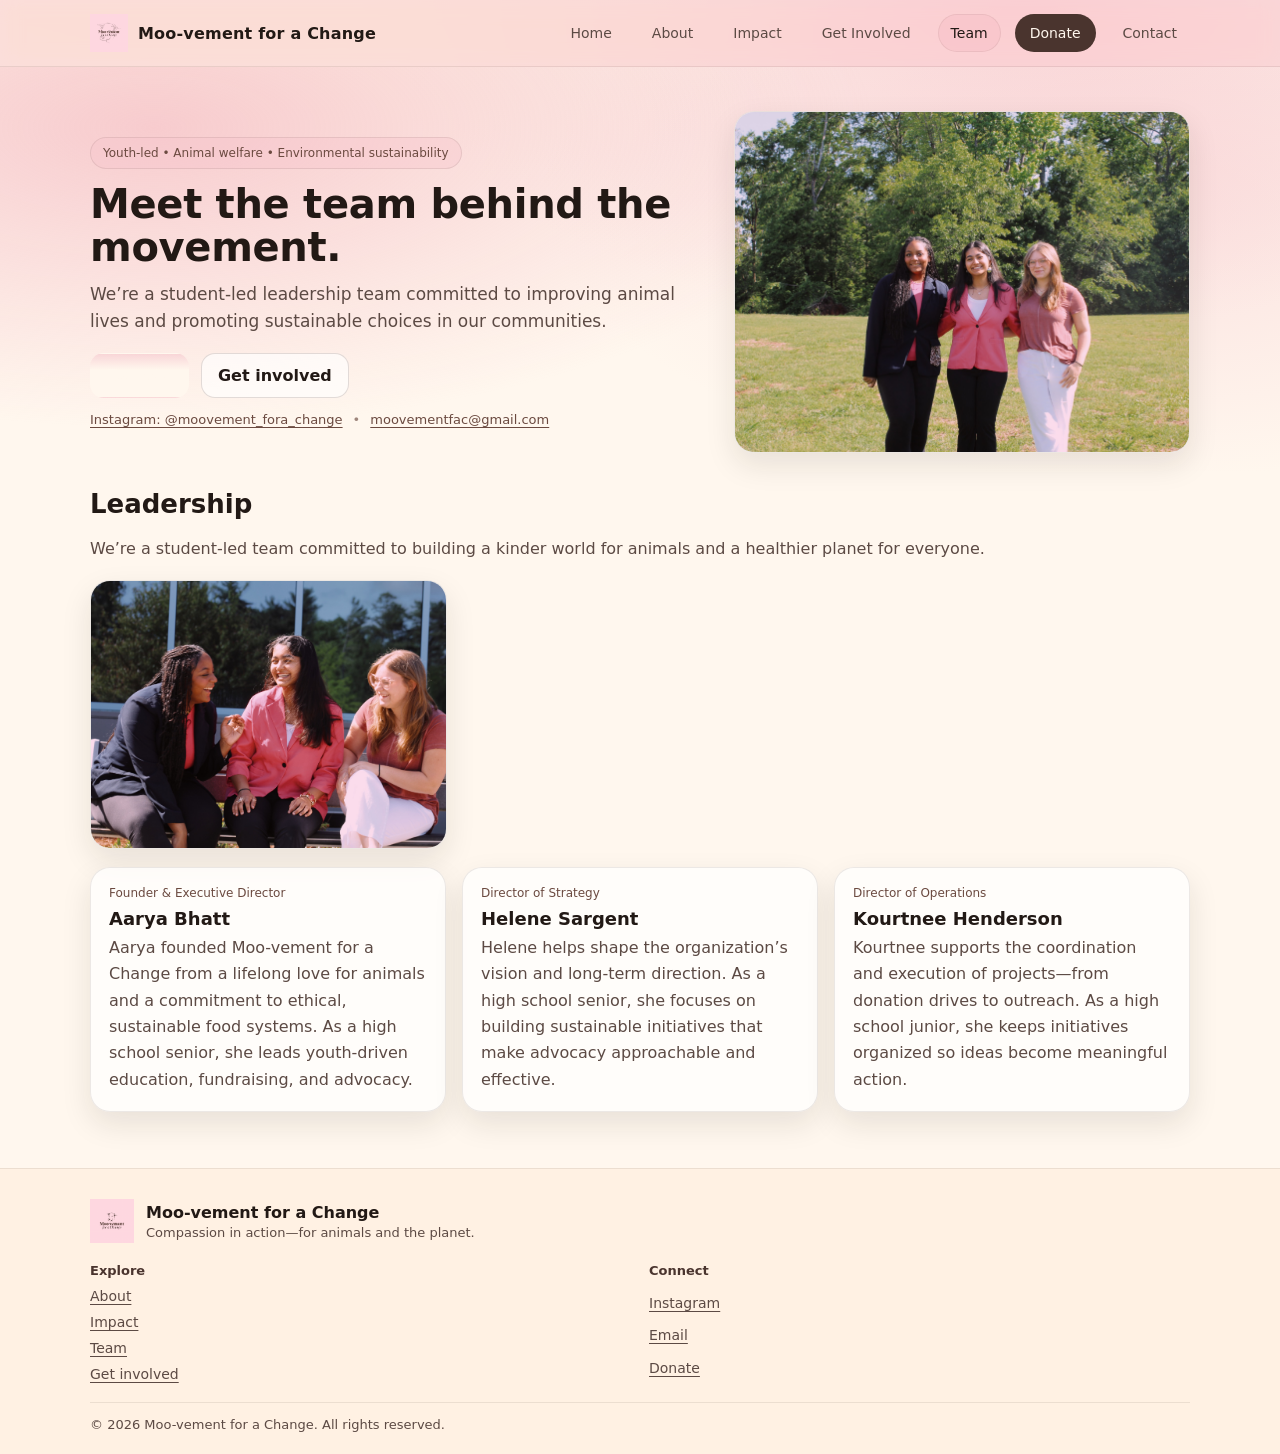
<file: team.html>
<!DOCTYPE html>

<html lang="en">
<head>
<meta charset="utf-8"/>
<meta content="width=device-width, initial-scale=1" name="viewport"/>
<title>Team | Moo-vement for a Change</title>
<meta content="Youth-led nonprofit advancing animal welfare and environmental sustainability." name="description"/>
<link href="assets/Moo-vement_for_a_Change_4.PNG" rel="icon"/>
<link href="styles.css" rel="stylesheet"/>
</head>
<body>
<a class="skip-link" href="#main">Skip to content</a>
<header class="site-header" id="top">
<div class="container header-inner">
<a aria-label="Moo-vement for a Change home" class="brand" href="index.html">
<img alt="Moo-vement for a Change logo" class="brand-mark" src="assets/Moo-vement_for_a_Change_4.PNG"/>
<span class="brand-name">Moo-vement for a Change</span>
</a>
<button aria-controls="site-nav" aria-expanded="false" aria-label="Open menu" class="nav-toggle">
<span></span><span></span><span></span>
</button>
<nav aria-label="Primary navigation" class="site-nav" id="site-nav">
<a class="nav-link" href="index.html">Home</a>
<a class="nav-link" href="about.html">About</a>
<a class="nav-link" href="impact.html">Impact</a>
<a class="nav-link" href="get-involved.html">Get Involved</a>
<a class="nav-link active" href="team.html">Team</a>
<a class="nav-link donate" href="donate.html">Donate</a>
<a class="nav-link" href="contact.html">Contact</a>
</nav>
</div>
</header>
<main id="main">
<section class="hero">
<div class="container hero-grid">
<div class="hero-copy">
<p class="eyebrow">Youth-led • Animal welfare • Environmental sustainability</p>
<h1>Meet the team behind the movement.</h1>
<p class="lead">We’re a student-led leadership team committed to improving animal lives and promoting sustainable choices in our communities.</p>
<div class="hero-actions">
<a class="btn primary" href="donate.html">Donate</a>
<a class="btn" href="get-involved.html">Get involved</a>
</div>
<div class="hero-meta">
<a class="inline-link" href="https://instagram.com/moovement_fora_change" rel="noopener" target="_blank">Instagram: @moovement_fora_change</a>
<span class="dot">•</span>
<a class="inline-link" href="mailto:moovementfac@gmail.com">moovementfac@gmail.com</a>
</div>
</div>
<div class="hero-media">
<img alt="Moo-vement for a Change leadership team" loading="lazy" src="assets/IMG_6202_VSCO.JPG"/>
</div>
</div>
</section>
<section class="section">
<div class="container">
<h2>Leadership</h2>
<p>We’re a student-led team committed to building a kinder world for animals and a healthier planet for everyone.</p>
<div class="gallery">
<div class="photo"><img alt="Moo-vement for a Change directors" loading="lazy" src="assets/IMG_6261_VSCO.JPG"/></div>


</div>
<div class="cards">
<div class="card">
<div class="kicker">Founder &amp; Executive Director</div>
<h3>Aarya Bhatt</h3>
<p>Aarya founded Moo-vement for a Change from a lifelong love for animals and a commitment to ethical, sustainable food systems. As a high school senior, she leads youth-driven education, fundraising, and advocacy.</p>
</div>
<div class="card">
<div class="kicker">Director of Strategy</div>
<h3>Helene Sargent</h3>
<p>Helene helps shape the organization’s vision and long-term direction. As a high school senior, she focuses on building sustainable initiatives that make advocacy approachable and effective.</p>
</div>
<div class="card">
<div class="kicker">Director of Operations</div>
<h3>Kourtnee Henderson</h3>
<p>Kourtnee supports the coordination and execution of projects—from donation drives to outreach. As a high school junior, she keeps initiatives organized so ideas become meaningful action.</p>
</div>
</div>
</div>
</section>
</main>
<footer class="site-footer">
<div class="container footer-grid">
<div>
<div class="footer-brand">
<img alt="Moo-vement for a Change logo" loading="lazy" src="assets/Moo-vement_for_a_Change_3.PNG">
<div>
<div class="footer-title">Moo-vement for a Change</div>
<div class="footer-sub">Compassion in action—for animals and the planet.</div>
</div>
</img></div>
</div>
<div class="footer-links">
<div class="footer-col">
<div class="footer-heading">Explore</div>
<a href="about.html">About</a>
<a href="impact.html">Impact</a>
<a href="team.html">Team</a>
<a href="get-involved.html">Get involved</a>
</div>
<div class="footer-col">
<div class="footer-heading">Connect</div>
<a href="https://instagram.com/moovement_fora_change" rel="noopener" target="_blank">Instagram</a>
<a href="mailto:moovementfac@gmail.com">Email</a>
<a href="donate.html">Donate</a>
</div>
</div>
<div class="footer-bottom">
<span>© <span id="year"></span> Moo-vement for a Change. All rights reserved.</span>
</div>
</div>
</footer>
<script src="script.js"></script>
</body>
</html>
</file>
<file: styles.css>
:root{
  --cream:#FFF7EE;
  --cream-2:#FFF1E3;
  --blush:#F6C4CC;
  --blush-2:#F1A9B6;
  --brown:#4A342E;
  --brown-2:#6B4A40;
  --ink:#221915;
  --muted:#5C4A44;
  --card:#FFFFFF;
  --shadow: 0 12px 30px rgba(34,25,21,.10);
  --radius: 20px;
  --radius-sm: 14px;
  --ring: 0 0 0 3px rgba(241,169,182,.35);
}

*{box-sizing:border-box}
html{scroll-behavior:smooth}
body{
  margin:0;
  font-family: ui-sans-serif, system-ui, -apple-system, Segoe UI, Roboto, Helvetica, Arial, "Apple Color Emoji","Segoe UI Emoji";
  color:var(--ink);
  background: radial-gradient(1200px 600px at 20% -10%, var(--cream-2), transparent 60%),
              radial-gradient(1200px 600px at 80% 0%, rgba(246,196,204,.55), transparent 55%),
              linear-gradient(var(--cream), var(--cream));
}

a{color:inherit; text-decoration:none}
a:focus-visible, button:focus-visible{outline:none; box-shadow:var(--ring); border-radius:10px}
img{max-width:100%; height:auto; display:block}

.container{width:min(1100px, 92%); margin:0 auto}

.skip-link{
  position:absolute; left:-999px; top:10px;
  background:var(--card); padding:10px 14px; border-radius:10px; box-shadow:var(--shadow);
}
.skip-link:focus{left:10px; z-index:50}

.site-header{
  position:sticky; top:0; z-index:40;
  backdrop-filter:saturate(180%) blur(10px);
  background:rgba(246,196,204,.45);
  border-bottom:1px solid rgba(74,52,46,.10);
}

.header-inner{
  display:flex; align-items:center; justify-content:space-between;
  padding:14px 0;
  gap:14px;
}

.brand{display:flex; align-items:center; gap:10px}
.brand-mark{width:38px; height:38px; object-fit:contain}
.brand-name{font-weight:700; letter-spacing:.2px}

.site-nav{display:flex; gap:14px; align-items:center}
.nav-link{
  font-size:14px; padding:10px 12px; border-radius:999px;
  color:var(--muted);
  border:1px solid transparent;
}
.nav-link:hover{background:rgba(241,169,182,.18); color:var(--ink)}
.nav-link.active{background:rgba(241,169,182,.22); color:var(--ink); border-color:rgba(74,52,46,.08)}
.nav-link.donate{
  background:var(--brown);
  color:var(--cream);
  padding:10px 14px;
}
.nav-link.donate:hover{background:var(--brown-2)}

.nav-toggle{
  display:none;
  width:44px; height:44px;
  border-radius:12px;
  border:1px solid rgba(74,52,46,.15);
  background:rgba(255,255,255,.55);
}
.nav-toggle span{
  display:block; width:18px; height:2px; background:var(--brown);
  margin:5px auto; border-radius:2px;
}

.hero{padding:44px 0 18px}

.hero{position:relative}
.hero::before{
  content:"";
  position:absolute;
  inset:0;
  background:
    radial-gradient(1200px 500px at 12% 15%, rgba(241,169,182,.55), rgba(241,169,182,0) 60%),
    radial-gradient(900px 450px at 88% 30%, rgba(246,196,204,.45), rgba(246,196,204,0) 65%);
  pointer-events:none;
}
.hero .container{position:relative}
.hero-logo{width:92px; height:auto; display:block; margin:0 0 10px 0; filter: drop-shadow(0 8px 18px rgba(34,25,21,.10))}

.hero-grid{
  display:grid;
  grid-template-columns: 1.15fr .85fr;
  gap:28px;
  align-items:center;
}
.eyebrow{
  display:inline-block;
  font-size:12px;
  color:var(--brown-2);
  background:rgba(246,196,204,.35);
  border:1px solid rgba(74,52,46,.10);
  padding:8px 12px;
  border-radius:999px;
  margin:0 0 14px;
}
h1{font-size:40px; line-height:1.08; margin:0 0 12px; letter-spacing:-.3px}
.lead{font-size:17px; color:var(--muted); margin:0 0 18px; line-height:1.6}
.hero-actions{display:flex; gap:12px; flex-wrap:wrap}
.btn{
  display:inline-flex; align-items:center; justify-content:center;
  padding:12px 16px;
  border-radius:14px;
  border:1px solid rgba(74,52,46,.16);
  background:rgba(255,255,255,.65);
  color:var(--ink);
  font-weight:600;
}
.btn:hover{transform:translateY(-1px)}
.btn.primary{
  background: linear-gradient(180deg, rgba(246,196,204,.55) 0%, var(--cream) 38%, var(--cream) 100%);
  border-color:transparent;
  color:var(--cream);
}
.hero-meta{margin-top:14px; display:flex; gap:10px; align-items:center; flex-wrap:wrap; color:var(--brown-2); font-size:13px}
.inline-link{text-decoration:underline; text-underline-offset:3px}
.dot{opacity:.65}

.hero-media{
  border-radius:var(--radius);
  overflow:hidden;
  box-shadow:var(--shadow);
  border:1px solid rgba(74,52,46,.10);
  background:rgba(255,255,255,.55);
}
.hero-media img{
  width:100%;
  aspect-ratio: 4 / 3;
  object-fit:cover;
}

.section{padding:18px 0 56px}
.section h2{font-size:26px; margin:0 0 12px}
.section p{color:var(--muted); line-height:1.7}

.cards{
  display:grid;
  grid-template-columns: repeat(12, 1fr);
  gap:16px;
  margin-top:18px;
}
.card{
  grid-column: span 4;
  background:rgba(255,255,255,.72);
  border:1px solid rgba(74,52,46,.10);
  border-radius:var(--radius);
  box-shadow:var(--shadow);
  padding:18px;
}
.card h3{margin:0 0 6px; font-size:18px}
.card p{margin:0; color:var(--muted); line-height:1.65}
.card .kicker{font-size:12px; color:var(--brown-2); margin-bottom:8px}

.split{
  display:grid;
  grid-template-columns: 1fr 1fr;
  gap:22px;
  align-items:start;
  margin-top:18px;
}
.panel{
  background:rgba(255,255,255,.72);
  border:1px solid rgba(74,52,46,.10);
  border-radius:var(--radius);
  box-shadow:var(--shadow);
  padding:20px;
}
.panel h3{margin:0 0 10px}
.panel ul{margin:0; padding-left:18px; color:var(--muted); line-height:1.75}
.panel li{margin:8px 0}

.gallery{
  display:grid;
  grid-template-columns: repeat(12, 1fr);
  gap:14px;
  margin-top:18px;
}
.photo{
  grid-column: span 4;
  border-radius:var(--radius);
  overflow:hidden;
  box-shadow:var(--shadow);
  border:1px solid rgba(74,52,46,.10);
  background:rgba(255,255,255,.55);
}
.photo img{width:100%; height:100%; object-fit:cover; aspect-ratio: 4/3}

blockquote{
  margin:18px 0 0;
  padding:18px 18px;
  background:rgba(246,196,204,.22);
  border:1px solid rgba(74,52,46,.10);
  border-radius:var(--radius);
  color:var(--brown);
  line-height:1.7;
}

.mini-impact{
  display:flex; flex-wrap:wrap; gap:10px; margin-top:10px
}
.pill{
  display:inline-flex; align-items:center;
  padding:8px 12px;
  border-radius:999px;
  background:rgba(255,255,255,.65);
  border:1px solid rgba(74,52,46,.10);
  color:var(--brown-2);
  font-size:13px;
}

.cta{
  margin-top:22px;
  padding:20px;
  border-radius:var(--radius);
  background:linear-gradient(135deg, rgba(246,196,204,.38), rgba(255,241,227,.85));
  border:1px solid rgba(74,52,46,.10);
  display:flex; gap:12px; flex-wrap:wrap; align-items:center; justify-content:space-between;
}
.cta strong{font-size:16px}
.cta .cta-actions{display:flex; gap:10px; flex-wrap:wrap}

.form{
  display:grid;
  gap:12px;
  margin-top:16px;
}
.input{
  display:flex; flex-direction:column; gap:6px;
}
.input label{font-size:13px; color:var(--brown-2)}
.input input, .input textarea{
  padding:12px 12px;
  border-radius:14px;
  border:1px solid rgba(74,52,46,.16);
  background:rgba(255,255,255,.72);
  font:inherit;
}
.input textarea{min-height:120px; resize:vertical}

.site-footer{
  background:rgba(255,241,227,.9);
  border-top:1px solid rgba(74,52,46,.10);
  padding:30px 0 22px;
}
.footer-grid{display:grid; gap:20px}
.footer-brand{display:flex; gap:12px; align-items:center}
.footer-brand img{width:44px; height:44px; object-fit:contain}
.footer-title{font-weight:800}
.footer-sub{color:var(--muted); font-size:13px; margin-top:3px}
.footer-links{display:grid; grid-template-columns: 1fr 1fr; gap:18px}
.footer-col{display:grid; gap:10px}
.footer-heading{font-weight:700; font-size:13px; color:var(--brown)}
.footer-col a{color:var(--muted); font-size:14px; text-decoration:underline; text-underline-offset:3px}
.footer-bottom{border-top:1px solid rgba(74,52,46,.10); padding-top:14px; color:var(--muted); font-size:13px}

@media (max-width: 880px){
  .hero-grid{grid-template-columns:1fr}
  h1{font-size:34px}
  .cards .card{grid-column: span 6}
  .gallery .photo{grid-column: span 6}
  .split{grid-template-columns:1fr}
  .nav-toggle{display:block}
  .site-nav{
    position:absolute;
    right:4%;
    top:72px;
    display:none;
    flex-direction:column;
    align-items:stretch;
    gap:8px;
    padding:12px;
    border-radius:16px;
    width:min(320px, 92vw);
    background:rgba(255,255,255,.92);
    border:1px solid rgba(74,52,46,.12);
    box-shadow:var(--shadow);
  }
  .site-nav.open{display:flex}
  .nav-link{width:100%}
}
</file>
